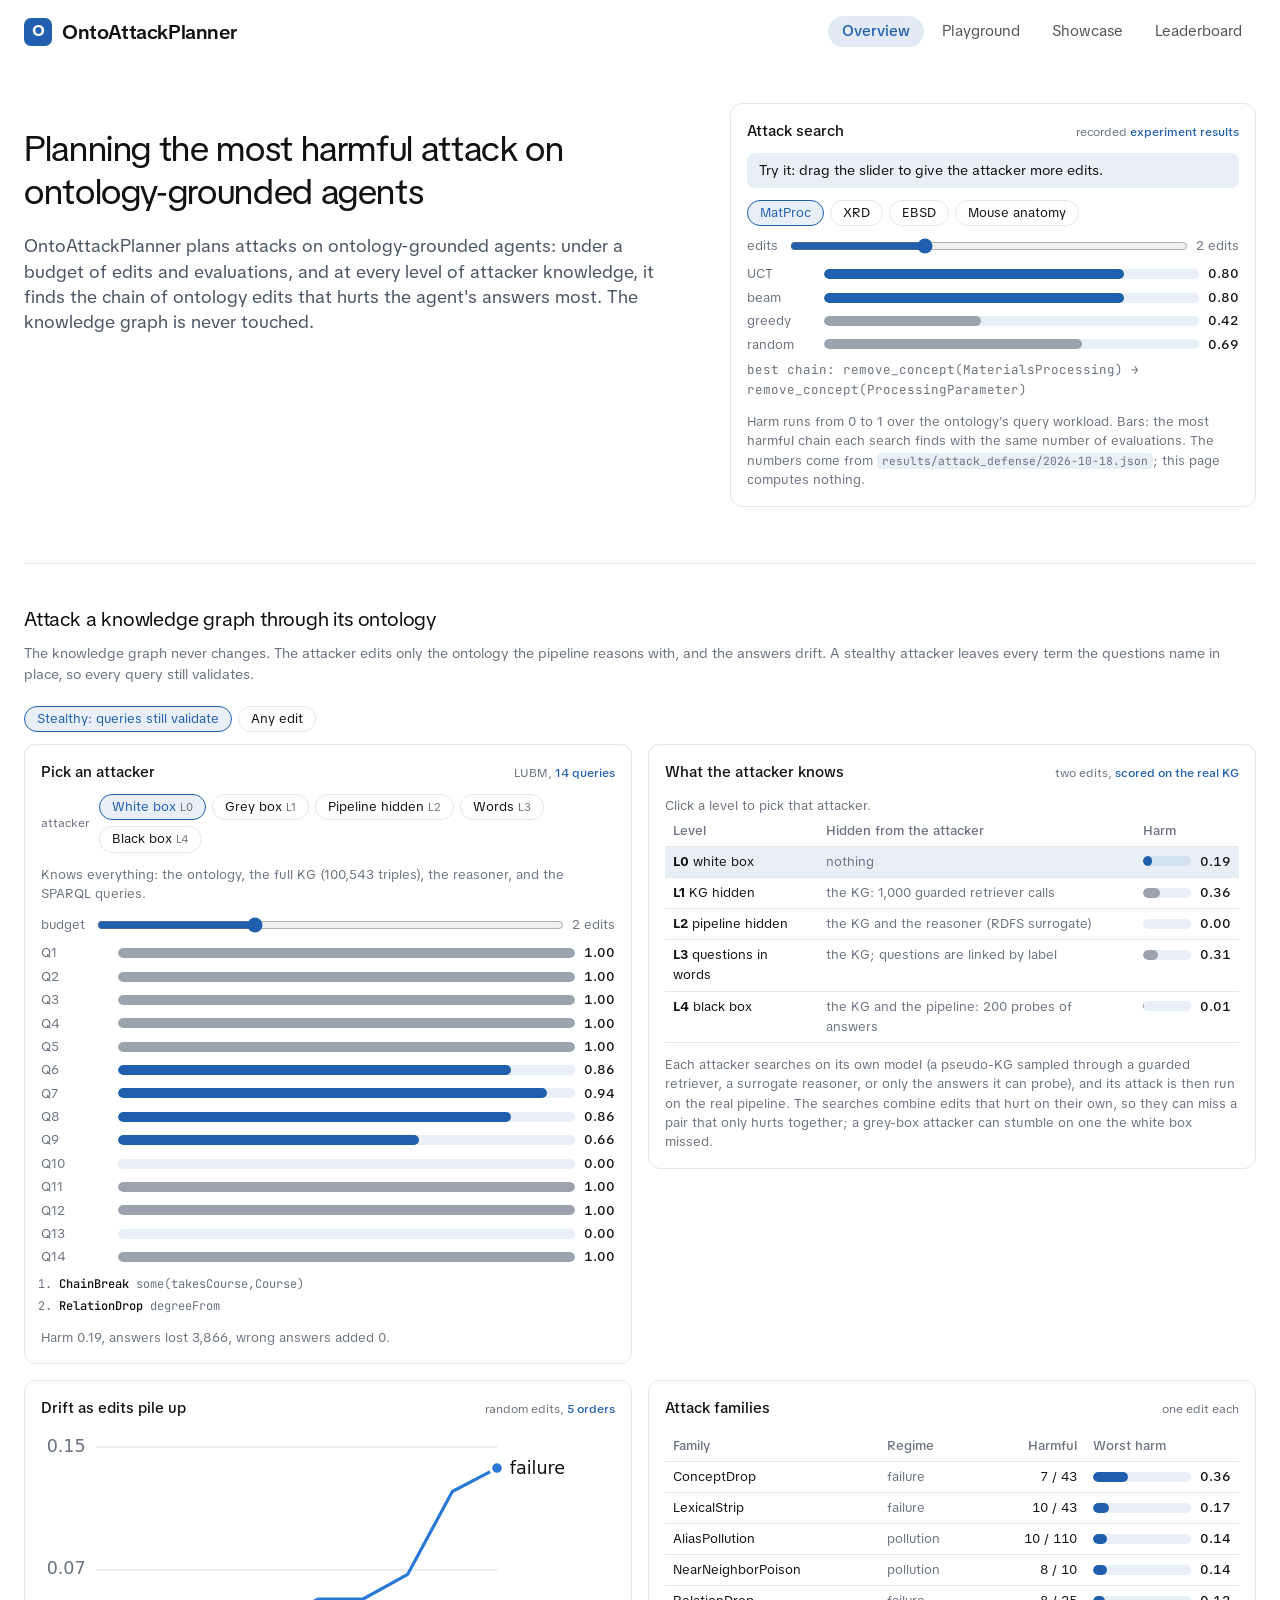
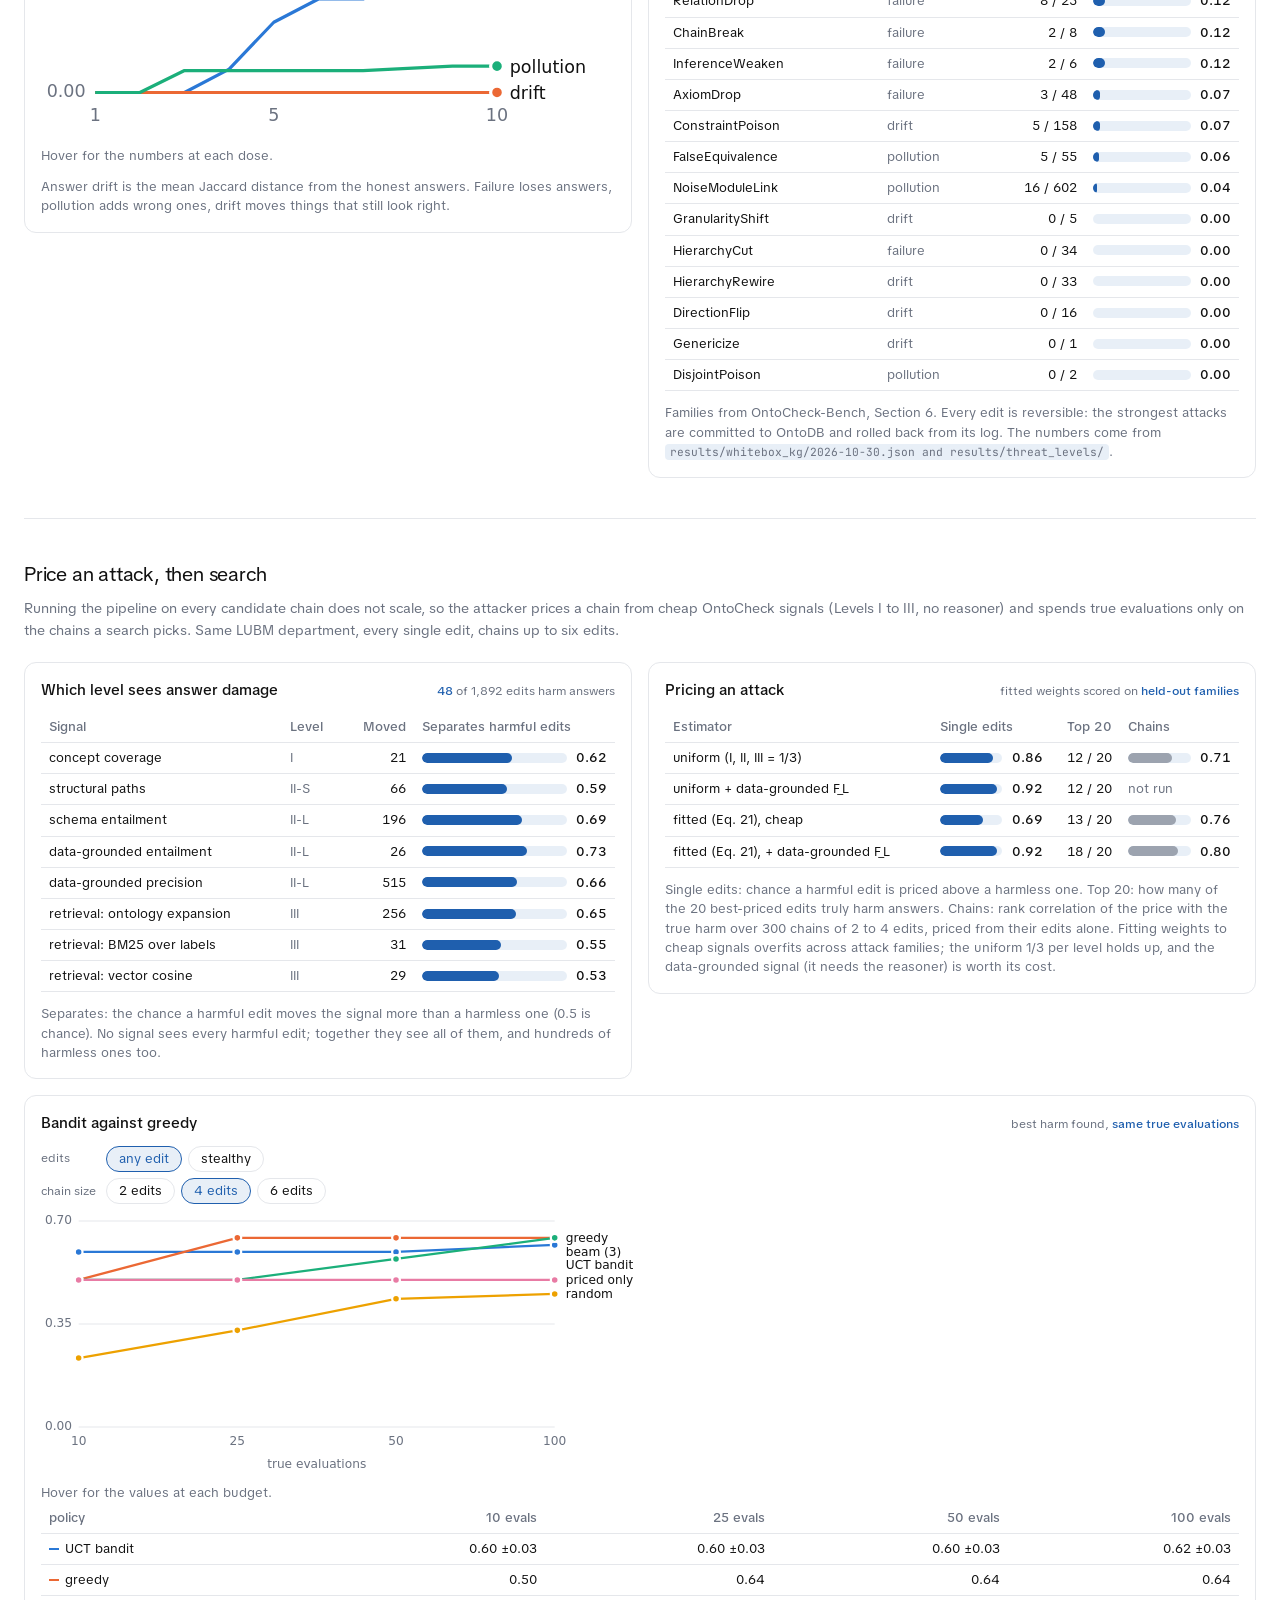
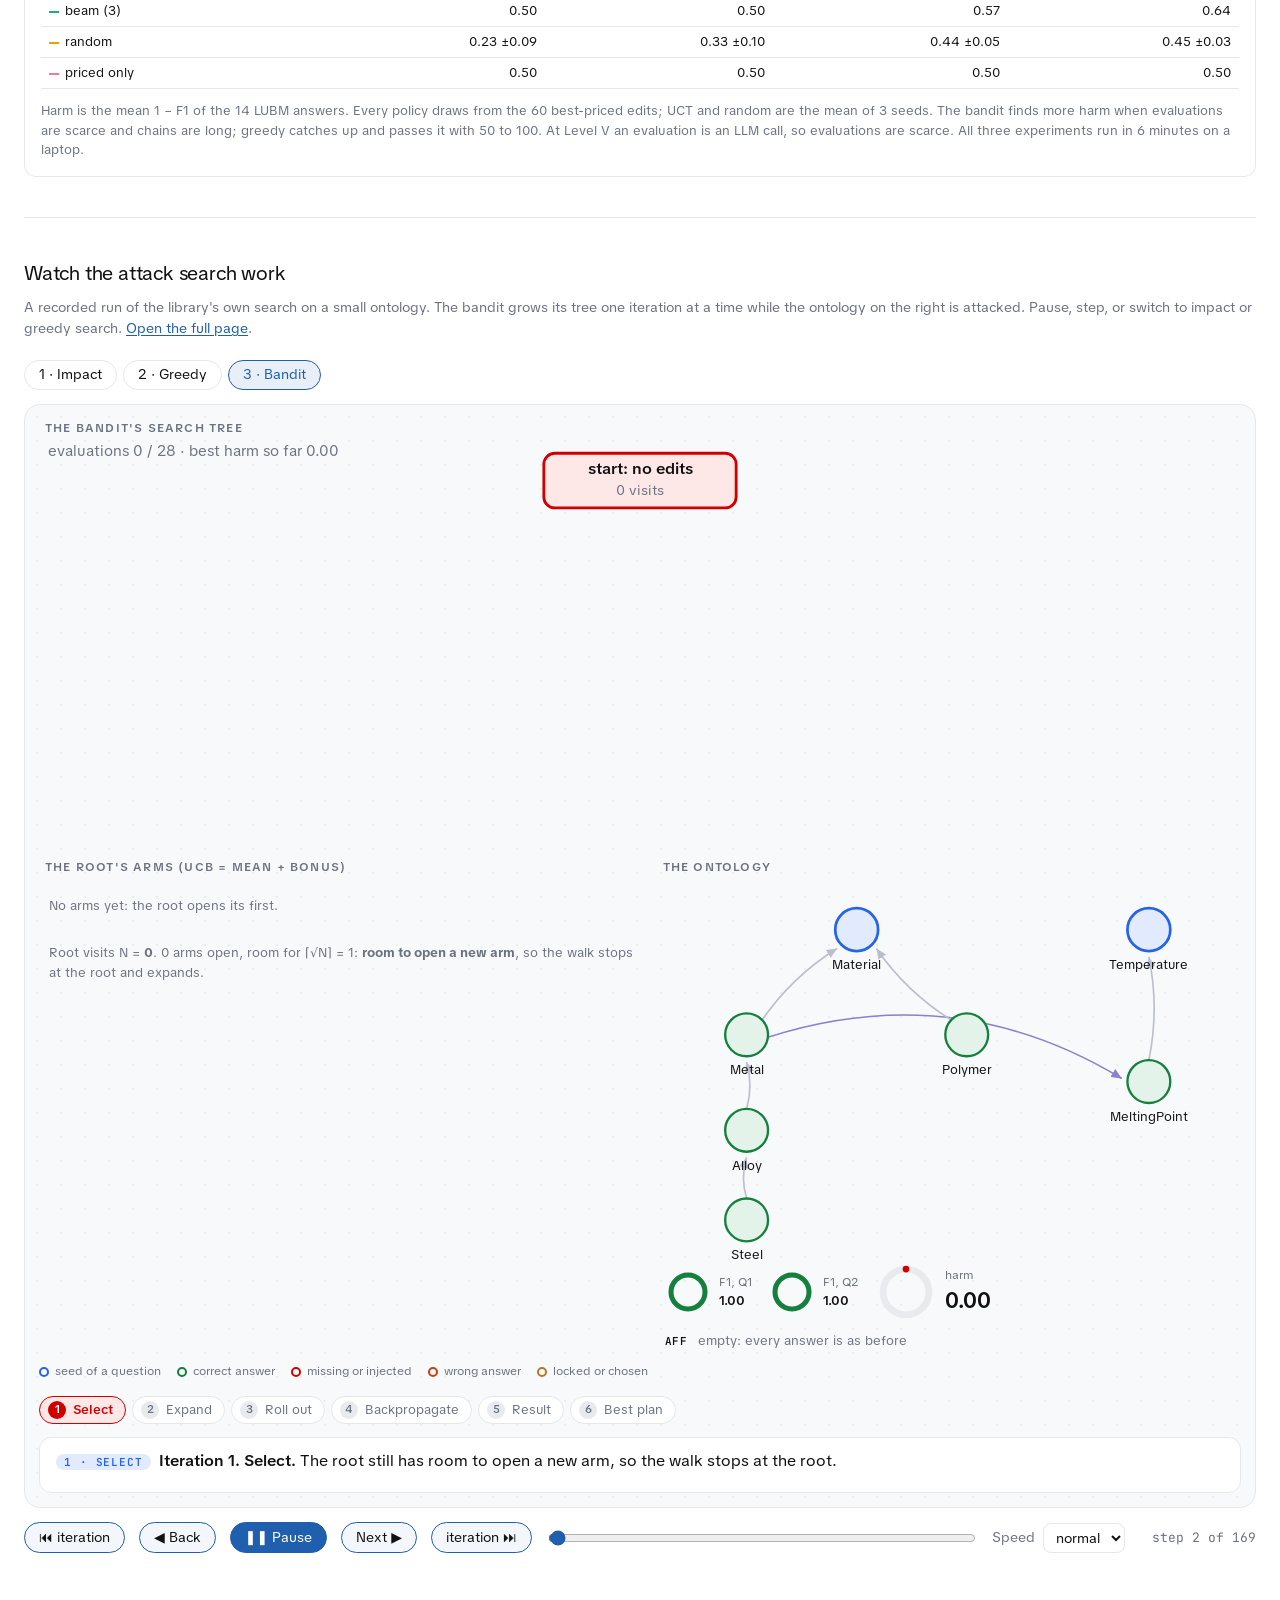
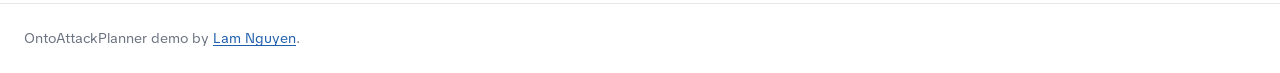
<file: index.html>
<!DOCTYPE html>
<html lang="en">
<head>
<meta charset="utf-8">
<meta name="viewport" content="width=device-width, initial-scale=1">
<link rel="preconnect" href="https://fonts.googleapis.com">
<link rel="preconnect" href="https://fonts.gstatic.com" crossorigin>
<link href="https://fonts.googleapis.com/css2?family=TikTok+Sans:wght@400;500;600;700&family=JetBrains+Mono:wght@400;500&display=swap" rel="stylesheet">
<link rel="icon" href="favicon.svg" type="image/svg+xml">
<link rel="stylesheet" href="style.css?v=41a40bd6">
<title>OntoAttackPlanner demo</title>
</head>
<body>
<a class="skip" href="#content">Skip to content</a>
<style>
.dsh { --dsh-acc: #1f5fae; box-sizing: border-box; max-width: 1280px; margin: 0 auto; padding: 16px 24px; display: flex; align-items: center;
  justify-content: space-between; gap: 12px 24px; flex-wrap: wrap; font-family: "TikTok Sans", system-ui, -apple-system, sans-serif; line-height: 1.4; }
.dsh a { text-decoration: none; color: inherit; }
.dsh-logo { display: flex; align-items: center; gap: 10px; font-size: 20px; font-weight: 600; letter-spacing: -0.02em; }
.dsh-mark { width: 28px; height: 28px; border-radius: 7px; background: #1f5fae; color: #fff; display: grid; place-items: center; font-size: 16px; font-weight: 700; }
.dsh-nav { display: flex; flex-wrap: wrap; gap: 4px; }
.dsh-nav a { padding: 5px 14px; border-radius: 999px; font-size: 15px; opacity: 0.72; }
.dsh-nav a:hover { opacity: 1; }
.dsh-nav a[aria-current] { opacity: 1; color: var(--dsh-acc); background: color-mix(in srgb, var(--dsh-acc) 13%, transparent); font-weight: 500; }
@media (max-width: 640px) { .dsh { padding: 12px 16px; } .dsh-nav a { padding: 4px 10px; font-size: 14px; } }
@media (prefers-color-scheme: dark) { .dsh { --dsh-acc: #6ea8ff; } }
</style>
<header class="dsh">
  <a class="dsh-logo" href="index.html"><span class="dsh-mark">O</span><span>OntoAttackPlanner</span></a>
  <nav class="dsh-nav" aria-label="Demos"><a href="index.html" aria-current="page">Overview</a><a href="playground.html">Playground</a><a href="showcase.html">Showcase</a><a href="leaderboard.html">Leaderboard</a></nav>
</header>
<main class="wrap" id="content" style="max-width:1280px">
<section class="hero">
  <div>
    <h1>Planning the most harmful attack on ontology-grounded agents</h1>
    <p class="lede">OntoAttackPlanner plans attacks on ontology-grounded agents: under a budget of edits and evaluations, and at every level of attacker knowledge, it finds the chain of ontology edits that hurts the agent&#x27;s answers most. The knowledge graph is never touched.</p>
  </div>
  <div class="demo-card" id="demo">
    <div class="head"><h3>Attack search</h3><span class="tag">recorded <b>experiment results</b></span></div>
    <p class="try">Try it: drag the slider to give the attacker more edits.</p>
    <div class="tabs" id="tabs" role="tablist"></div>
    <div class="slider"><span>edits</span><input id="budget" type="range" min="1" max="4" value="2" aria-label="Attacker edits"><span id="budget-out"></span></div>
    <div class="bars" id="attack"></div>
    <p class="chain" id="chain"></p>
    <p class="note">Harm runs from 0 to 1 over the ontology's query workload. Bars: the most harmful chain each search finds with the same number of evaluations. The numbers come from <code>results/attack_defense/2026-10-18.json</code>; this page computes nothing.</p>
  </div>
</section>
<section class="block" id="kg-attack">
  <h2>Attack a knowledge graph through its ontology</h2>
  <p class="sub">The knowledge graph never changes. The attacker edits only the ontology the pipeline reasons with, and the answers drift. A stealthy attacker leaves every term the questions name in place, so every query still validates.</p>
  <div class="tabs" id="kg-arms" role="tablist"></div>
  <div class="kg-grid">
    <div class="demo-card">
      <div class="head"><h3>Pick an attacker</h3><span class="tag">LUBM, <b>14 queries</b></span></div>
      <div class="kg-pick" id="kg-pick"></div>
      <p class="note" id="kg-knows"></p>
      <p class="note" id="kg-hint"></p>
      <div class="slider" id="kg-budget-row"><span>budget</span><input id="kg-budget" type="range" min="1" max="4" value="2" aria-label="Edits"><span id="kg-budget-out"></span></div>
      <div class="bars" id="kg-bars"></div>
      <ol class="kg-mutations" id="kg-mutations"></ol>
      <p class="note" id="kg-summary"></p>
    </div>
    <div class="demo-card">
      <div class="head"><h3>What the attacker knows</h3><span class="tag">two edits, <b>scored on the real KG</b></span></div>
      <p class="note">Click a level to pick that attacker.</p>
      <table class="kg-table"><thead><tr><th scope="col">Level</th><th scope="col">Hidden from the attacker</th><th scope="col">Harm</th></tr></thead><tbody id="kg-levels"></tbody></table>
      <p class="note">Each attacker searches on its own model (a pseudo-KG sampled through a guarded retriever, a surrogate reasoner, or only the answers it can probe), and its attack is then run on the real pipeline. The searches combine edits that hurt on their own, so they can miss a pair that only hurts together; a grey-box attacker can stumble on one the white box missed.</p>
    </div>
    <div class="demo-card">
      <div class="head"><h3>Drift as edits pile up</h3><span class="tag">random edits, <b>5 orders</b></span></div>
      <svg class="kg-drift" id="kg-drift" role="img" aria-label="Answer drift against number of random edits, for failure, drift, and pollution"></svg>
      <p class="note" id="kg-drift-tip"></p>
      <p class="note">Answer drift is the mean Jaccard distance from the honest answers. Failure loses answers, pollution adds wrong ones, drift moves things that still look right.</p>
    </div>
    <div class="demo-card">
      <div class="head"><h3>Attack families</h3><span class="tag">one edit each</span></div>
      <table class="kg-table"><thead><tr><th scope="col">Family</th><th scope="col">Regime</th><th scope="col" class="num">Harmful</th><th scope="col">Worst harm</th></tr></thead><tbody id="kg-families"></tbody></table>
      <p class="note">Families from OntoCheck-Bench, Section 6. Every edit is reversible: the strongest attacks are committed to OntoDB and rolled back from its log. The numbers come from <code>results/whitebox_kg/2026-10-30.json and results/threat_levels/</code>.</p>
    </div>
  </div>
</section>
<section class="block" id="es">
  <h2>Price an attack, then search</h2>
  <p class="sub">Running the pipeline on every candidate chain does not scale, so the attacker prices a chain from cheap OntoCheck signals (Levels I to III, no reasoner) and spends true evaluations only on the chains a search picks. Same LUBM department, every single edit, chains up to six edits.</p>
  <div class="kg-grid">
    <div class="demo-card">
      <div class="head"><h3>Which level sees answer damage</h3><span class="tag" id="es-levels-tag"></span></div>
      <table class="kg-table"><thead><tr><th scope="col">Signal</th><th scope="col">Level</th><th scope="col" class="num">Moved</th><th scope="col">Separates harmful edits</th></tr></thead><tbody id="es-levels"></tbody></table>
      <p class="note">Separates: the chance a harmful edit moves the signal more than a harmless one (0.5 is chance). No signal sees every harmful edit; together they see all of them, and hundreds of harmless ones too.</p>
    </div>
    <div class="demo-card">
      <div class="head"><h3>Pricing an attack</h3><span class="tag">fitted weights scored on <b>held-out families</b></span></div>
      <table class="kg-table"><thead><tr><th scope="col">Estimator</th><th scope="col">Single edits</th><th scope="col" class="num">Top 20</th><th scope="col">Chains</th></tr></thead><tbody id="es-est"></tbody></table>
      <p class="note" id="es-est-note"></p>
    </div>
  </div>
  <div class="demo-card es-wide">
    <div class="head"><h3>Bandit against greedy</h3><span class="tag">best harm found, <b>same true evaluations</b></span></div>
    <div class="kg-pick">
      <span>edits</span><div class="tabs" id="es-arm" role="tablist"></div>
      <span>chain size</span><div class="tabs" id="es-k" role="tablist"></div>
    </div>
    <svg class="kg-drift es-chart" id="es-chart" role="img" aria-label="Best harm found against true evaluations, per search policy"></svg>
    <p class="note" id="es-tip"></p>
    <table class="kg-table es-values"><thead id="es-values-head"></thead><tbody id="es-values"></tbody></table>
    <p class="note" id="es-note"></p>
  </div>
</section>
<section class="block" id="watch">
  <h2>Watch the attack search work</h2>
  <p class="sub">A recorded run of the library's own search on a small ontology. The bandit grows its tree one iteration at a time while the ontology on the right is attacked. Pause, step, or switch to impact or greedy search. <a href="showcase.html">Open the full page</a>.</p>
  <div role="group" id="walk" data-act="2" data-autoplay="true" aria-label="Step-by-step replay">Loading the recorded run…</div>
</section>
<script src="demo.js?v=c7f12683"></script>
<script src="kgattack.js?v=7ac27606"></script>
<script>/* Load the replay fresh: a cached page must never run an old one. */ fetch("walkthrough.js", { cache: "no-cache" }).then((r) => r.text()).then((t) => { const s = document.createElement("script"); s.textContent = t; document.body.append(s); });</script>
</main>
<footer class="site">OntoAttackPlanner demo by <a href="https://lamng3.com/">Lam Nguyen</a>.</footer>
</body>
</html>
</file>
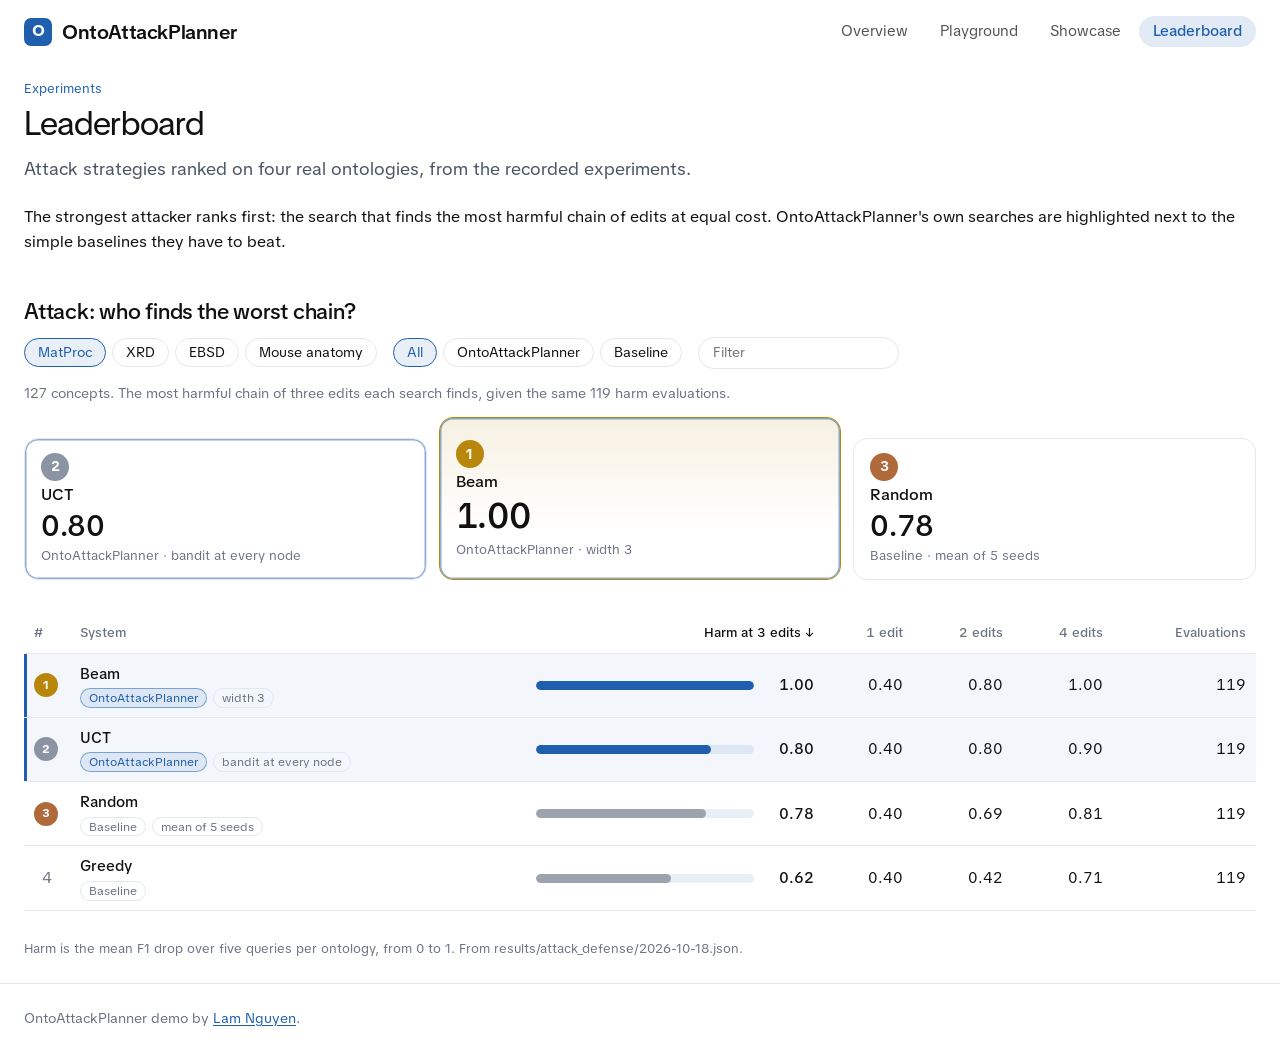
<file: leaderboard.html>
<!DOCTYPE html>
<html lang="en">
<head>
<meta charset="utf-8">
<meta name="viewport" content="width=device-width, initial-scale=1">
<title>Leaderboard — OntoAttackPlanner demo</title>
<link rel="preconnect" href="https://fonts.googleapis.com">
<link rel="preconnect" href="https://fonts.gstatic.com" crossorigin>
<link href="https://fonts.googleapis.com/css2?family=TikTok+Sans:wght@400;500;600;700&family=JetBrains+Mono:wght@400;500&display=swap" rel="stylesheet">
<link rel="icon" href="favicon.svg" type="image/svg+xml">
<link rel="stylesheet" href="style.css?v=41a40bd6">
</head>
<body>
<a class="skip" href="#content">Skip to content</a>
<style>
.dsh { --dsh-acc: #1f5fae; box-sizing: border-box; max-width: 1280px; margin: 0 auto; padding: 16px 24px; display: flex; align-items: center;
  justify-content: space-between; gap: 12px 24px; flex-wrap: wrap; font-family: "TikTok Sans", system-ui, -apple-system, sans-serif; line-height: 1.4; }
.dsh a { text-decoration: none; color: inherit; }
.dsh-logo { display: flex; align-items: center; gap: 10px; font-size: 20px; font-weight: 600; letter-spacing: -0.02em; }
.dsh-mark { width: 28px; height: 28px; border-radius: 7px; background: #1f5fae; color: #fff; display: grid; place-items: center; font-size: 16px; font-weight: 700; }
.dsh-nav { display: flex; flex-wrap: wrap; gap: 4px; }
.dsh-nav a { padding: 5px 14px; border-radius: 999px; font-size: 15px; opacity: 0.72; }
.dsh-nav a:hover { opacity: 1; }
.dsh-nav a[aria-current] { opacity: 1; color: var(--dsh-acc); background: color-mix(in srgb, var(--dsh-acc) 13%, transparent); font-weight: 500; }
@media (max-width: 640px) { .dsh { padding: 12px 16px; } .dsh-nav a { padding: 4px 10px; font-size: 14px; } }
@media (prefers-color-scheme: dark) { .dsh { --dsh-acc: #6ea8ff; } }
</style>
<header class="dsh">
  <a class="dsh-logo" href="index.html"><span class="dsh-mark">O</span><span>OntoAttackPlanner</span></a>
  <nav class="dsh-nav" aria-label="Demos"><a href="index.html">Overview</a><a href="playground.html">Playground</a><a href="showcase.html">Showcase</a><a href="leaderboard.html" aria-current="page">Leaderboard</a></nav>
</header>
<main class="wrap demo-page" id="content">
<p class="kicker">Experiments</p>
<h1>Leaderboard</h1>
<p class="lede">Attack strategies ranked on four real ontologies, from the recorded experiments.</p>

<p>The strongest attacker ranks first: the search that finds the most harmful chain of edits at equal cost. OntoAttackPlanner's own searches are highlighted next to the simple baselines they have to beat.</p>
<h2 id="attack">Attack: who finds the worst chain?</h2>
<div data-arena data-src="leaderboard-attack.json"></div>
<script src="arena.js?v=69095f49"></script>

</main>
<footer class="site">OntoAttackPlanner demo by <a href="https://lamng3.com/">Lam Nguyen</a>.</footer>
</body>
</html>
</file>
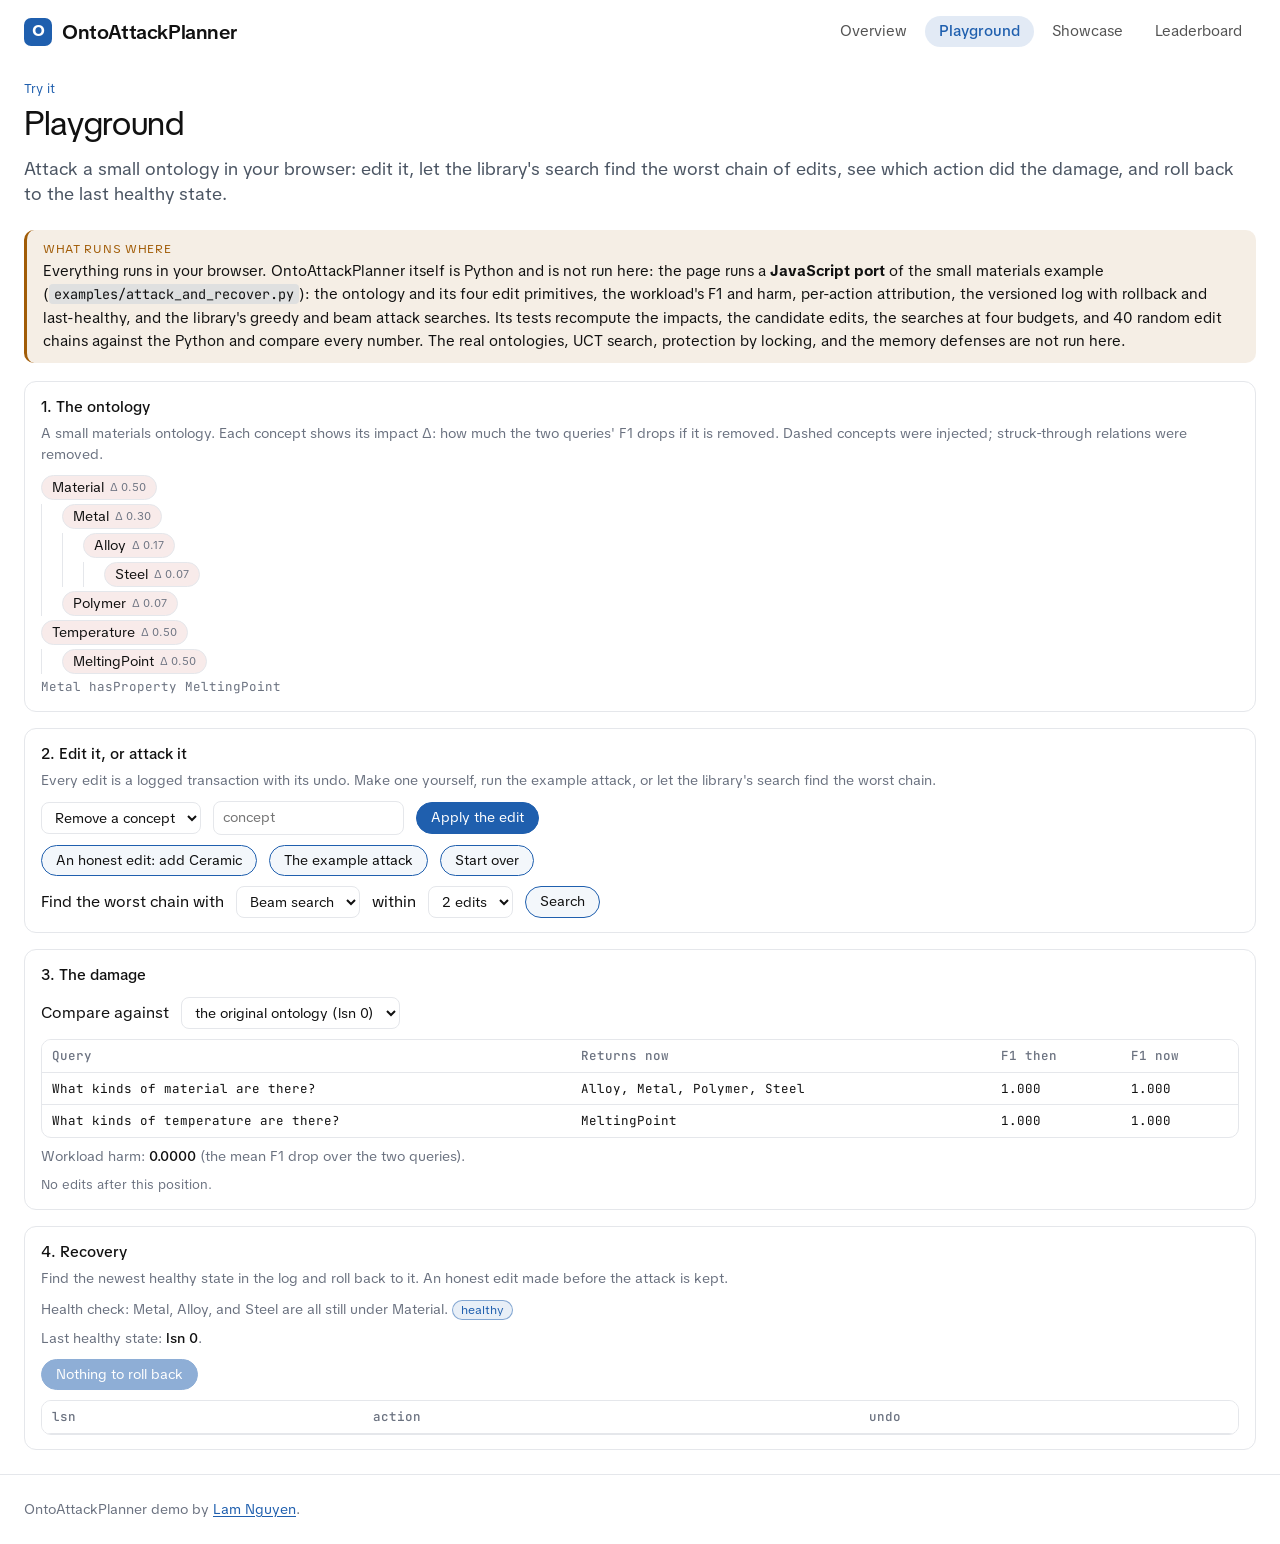
<file: playground.html>
<!DOCTYPE html>
<html lang="en">
<head>
<meta charset="utf-8">
<meta name="viewport" content="width=device-width, initial-scale=1">
<title>Playground — OntoAttackPlanner demo</title>
<link rel="preconnect" href="https://fonts.googleapis.com">
<link rel="preconnect" href="https://fonts.gstatic.com" crossorigin>
<link href="https://fonts.googleapis.com/css2?family=TikTok+Sans:wght@400;500;600;700&family=JetBrains+Mono:wght@400;500&display=swap" rel="stylesheet">
<link rel="icon" href="favicon.svg" type="image/svg+xml">
<link rel="stylesheet" href="style.css?v=41a40bd6">
</head>
<body>
<a class="skip" href="#content">Skip to content</a>
<style>
.dsh { --dsh-acc: #1f5fae; box-sizing: border-box; max-width: 1280px; margin: 0 auto; padding: 16px 24px; display: flex; align-items: center;
  justify-content: space-between; gap: 12px 24px; flex-wrap: wrap; font-family: "TikTok Sans", system-ui, -apple-system, sans-serif; line-height: 1.4; }
.dsh a { text-decoration: none; color: inherit; }
.dsh-logo { display: flex; align-items: center; gap: 10px; font-size: 20px; font-weight: 600; letter-spacing: -0.02em; }
.dsh-mark { width: 28px; height: 28px; border-radius: 7px; background: #1f5fae; color: #fff; display: grid; place-items: center; font-size: 16px; font-weight: 700; }
.dsh-nav { display: flex; flex-wrap: wrap; gap: 4px; }
.dsh-nav a { padding: 5px 14px; border-radius: 999px; font-size: 15px; opacity: 0.72; }
.dsh-nav a:hover { opacity: 1; }
.dsh-nav a[aria-current] { opacity: 1; color: var(--dsh-acc); background: color-mix(in srgb, var(--dsh-acc) 13%, transparent); font-weight: 500; }
@media (max-width: 640px) { .dsh { padding: 12px 16px; } .dsh-nav a { padding: 4px 10px; font-size: 14px; } }
@media (prefers-color-scheme: dark) { .dsh { --dsh-acc: #6ea8ff; } }
</style>
<header class="dsh">
  <a class="dsh-logo" href="index.html"><span class="dsh-mark">O</span><span>OntoAttackPlanner</span></a>
  <nav class="dsh-nav" aria-label="Demos"><a href="index.html">Overview</a><a href="playground.html" aria-current="page">Playground</a><a href="showcase.html">Showcase</a><a href="leaderboard.html">Leaderboard</a></nav>
</header>
<main class="wrap demo-page" id="content">
<p class="kicker">Try it</p>
<h1>Playground</h1>
<p class="lede">Attack a small ontology in your browser: edit it, let the library's search find the worst chain of edits, see which action did the damage, and roll back to the last healthy state.</p>

<div class="callout warning" role="note"><span class="label">What runs where</span><p>Everything runs in your browser. OntoAttackPlanner itself is Python and is not run here: the page runs a <strong>JavaScript port</strong> of the small materials example (<code>examples/attack_and_recover.py</code>): the ontology and its four edit primitives, the workload's F1 and harm, per-action attribution, the versioned log with rollback and last-healthy, and the library's greedy and beam attack searches. Its tests recompute the impacts, the candidate edits, the searches at four budgets, and 40 random edit chains against the Python and compare every number. The real ontologies, UCT search, protection by locking, and the memory defenses are not run here.</p></div>
<div role="group" id="eplay" aria-label="Attack playground">Loading the playground…</div>
<script src="pg.js?v=df1ec525"></script>
<script src="playground.js?v=5a7002d1"></script>

</main>
<footer class="site">OntoAttackPlanner demo by <a href="https://lamng3.com/">Lam Nguyen</a>.</footer>
</body>
</html>
</file>
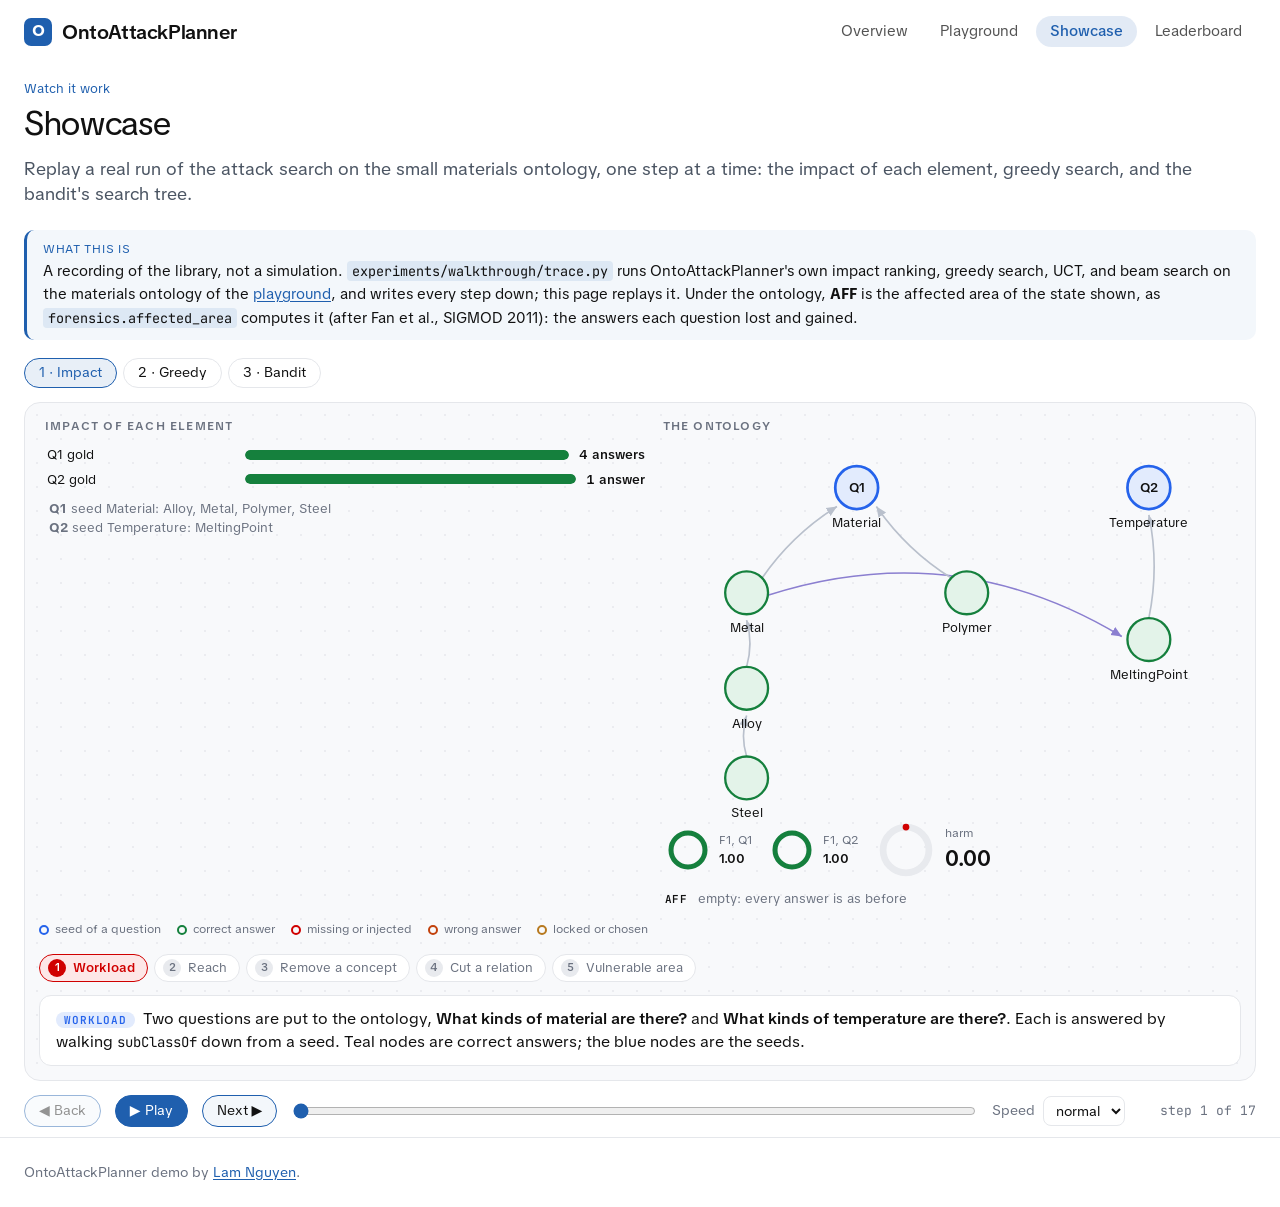
<file: showcase.html>
<!DOCTYPE html>
<html lang="en">
<head>
<meta charset="utf-8">
<meta name="viewport" content="width=device-width, initial-scale=1">
<title>Showcase — OntoAttackPlanner demo</title>
<link rel="preconnect" href="https://fonts.googleapis.com">
<link rel="preconnect" href="https://fonts.gstatic.com" crossorigin>
<link href="https://fonts.googleapis.com/css2?family=TikTok+Sans:wght@400;500;600;700&family=JetBrains+Mono:wght@400;500&display=swap" rel="stylesheet">
<link rel="icon" href="favicon.svg" type="image/svg+xml">
<link rel="stylesheet" href="style.css?v=41a40bd6">
</head>
<body>
<a class="skip" href="#content">Skip to content</a>
<style>
.dsh { --dsh-acc: #1f5fae; box-sizing: border-box; max-width: 1280px; margin: 0 auto; padding: 16px 24px; display: flex; align-items: center;
  justify-content: space-between; gap: 12px 24px; flex-wrap: wrap; font-family: "TikTok Sans", system-ui, -apple-system, sans-serif; line-height: 1.4; }
.dsh a { text-decoration: none; color: inherit; }
.dsh-logo { display: flex; align-items: center; gap: 10px; font-size: 20px; font-weight: 600; letter-spacing: -0.02em; }
.dsh-mark { width: 28px; height: 28px; border-radius: 7px; background: #1f5fae; color: #fff; display: grid; place-items: center; font-size: 16px; font-weight: 700; }
.dsh-nav { display: flex; flex-wrap: wrap; gap: 4px; }
.dsh-nav a { padding: 5px 14px; border-radius: 999px; font-size: 15px; opacity: 0.72; }
.dsh-nav a:hover { opacity: 1; }
.dsh-nav a[aria-current] { opacity: 1; color: var(--dsh-acc); background: color-mix(in srgb, var(--dsh-acc) 13%, transparent); font-weight: 500; }
@media (max-width: 640px) { .dsh { padding: 12px 16px; } .dsh-nav a { padding: 4px 10px; font-size: 14px; } }
@media (prefers-color-scheme: dark) { .dsh { --dsh-acc: #6ea8ff; } }
</style>
<header class="dsh">
  <a class="dsh-logo" href="index.html"><span class="dsh-mark">O</span><span>OntoAttackPlanner</span></a>
  <nav class="dsh-nav" aria-label="Demos"><a href="index.html">Overview</a><a href="playground.html">Playground</a><a href="showcase.html" aria-current="page">Showcase</a><a href="leaderboard.html">Leaderboard</a></nav>
</header>
<main class="wrap demo-page" id="content">
<p class="kicker">Watch it work</p>
<h1>Showcase</h1>
<p class="lede">Replay a real run of the attack search on the small materials ontology, one step at a time: the impact of each element, greedy search, and the bandit's search tree.</p>

<div class="callout" role="note"><span class="label">What this is</span><p>A recording of the library, not a simulation. <code>experiments/walkthrough/trace.py</code> runs OntoAttackPlanner's own impact ranking, greedy search, UCT, and beam search on the materials ontology of the <a href="playground.html">playground</a>, and writes every step down; this page replays it. Under the ontology, <strong>AFF</strong> is the affected area of the state shown, as <code>forensics.affected_area</code> computes it (after Fan et al., SIGMOD 2011): the answers each question lost and gained.</p></div>
<div role="group" id="walk" aria-label="Step-by-step replay">Loading the recorded run…</div>
<script>/* Load the replay fresh: a cached page must never run an old one. */ fetch("walkthrough.js", { cache: "no-cache" }).then((r) => r.text()).then((t) => { const s = document.createElement("script"); s.textContent = t; document.body.append(s); });</script>

</main>
<footer class="site">OntoAttackPlanner demo by <a href="https://lamng3.com/">Lam Nguyen</a>.</footer>
</body>
</html>
</file>
<file: style.css>
:root {
  --primary: #1f5fae;
  --primary-5: rgba(31, 95, 174, 0.05);
  --primary-10: rgba(31, 95, 174, 0.1);
  --primary-15: rgba(31, 95, 174, 0.15);
  --primary-50: rgba(31, 95, 174, 0.5);
  --bg: #ffffff;
  --fg: #111111;
  --muted: #4b5563;
  --subtle: #6b7280;
  --faint: #9ca3af;
  --border: #e5e7eb;
  --warn: #a15c07;
  --warn-bg: rgba(161, 92, 7, 0.1);
  --bad: #b42318;
  --bad-bg: rgba(180, 35, 24, 0.09);
  --font: "TikTok Sans", ui-sans-serif, system-ui, -apple-system, "Segoe UI", sans-serif;
  --mono: "JetBrains Mono", ui-monospace, SFMono-Regular, Menlo, monospace;
}

@media (prefers-color-scheme: dark) {
  :root:not([data-theme="light"]) {
    --primary: #6ea8ff;
    --primary-5: rgba(110, 168, 255, 0.06);
    --primary-10: rgba(110, 168, 255, 0.1);
    --primary-15: rgba(110, 168, 255, 0.16);
    --primary-50: rgba(110, 168, 255, 0.5);
    --bg: #111214;
    --fg: #ececec;
    --muted: #b4b8bf;
    --subtle: #9096a0;
    --faint: #6b7280;
    --border: #2a2d33;
    --warn: #f0b252;
    --warn-bg: rgba(240, 178, 82, 0.12);
    --bad: #ff8a80;
    --bad-bg: rgba(255, 138, 128, 0.12);
  }
}

* { box-sizing: border-box; }
html { -webkit-text-size-adjust: 100%; scroll-behavior: smooth; }
body { margin: 0; background: var(--bg); color: var(--fg); font-family: var(--font); font-size: 16px; line-height: 1.55; }
::selection { background: var(--primary-15); }
a { color: var(--primary); text-underline-offset: 0.15em; }
button { font: inherit; color: inherit; }
button:not(:disabled) { cursor: pointer; }
.wrap { max-width: 1280px; margin: 0 auto; padding: 0 24px; }
.skip { position: absolute; left: -999px; top: 0; }
.skip:focus { left: 8px; top: 8px; background: var(--bg); padding: 8px; z-index: 5; }

/* Header */
header.site { display: flex; align-items: center; justify-content: space-between; gap: 24px; padding: 16px 24px; max-width: 1280px; margin: 0 auto; }
.logo { display: flex; align-items: center; gap: 10px; text-decoration: none; color: var(--fg); font-size: 22px; font-weight: 600; letter-spacing: -0.02em; }
.logo-mark { width: 30px; height: 30px; border-radius: 8px; background: var(--primary); color: var(--bg); display: grid; place-items: center; font-size: 18px; font-weight: 700; }
.logo b { color: var(--primary); font-weight: 600; }
nav.site { display: flex; align-items: center; gap: 24px; }
nav.site a { text-decoration: none; color: var(--fg); }
nav.site a:hover { color: var(--primary); }
nav.site a.pill { background: var(--primary-15); padding: 4px 16px; border-radius: 999px; }
nav.site a.pill:hover { background: var(--primary-50); color: var(--fg); }

/* Hero */
.hero { padding: 40px 0 56px; display: grid; grid-template-columns: 5fr 4fr; gap: 48px; align-items: start; }
.hero h1 { font-size: 36px; line-height: 1.2; font-weight: 400; margin: 24px 0 20px; max-width: 42rem; letter-spacing: -0.01em; }
.hero .lede { font-size: 18px; line-height: 1.4; color: var(--muted); margin: 0 0 28px; max-width: 42rem; }
.install { background: var(--primary-5); border: 1px solid var(--primary); border-radius: 10px; padding: 10px 14px; font-family: var(--mono); font-size: 13.5px; white-space: pre; overflow-x: auto; margin: 0 0 16px; }
.install .prompt { color: var(--primary-50); user-select: none; }
.actions { display: flex; gap: 8px; flex-wrap: wrap; }
.btn { border: 1px solid var(--primary); background: var(--primary-5); color: var(--fg); border-radius: 999px; padding: 4px 14px; font-size: 14px; text-decoration: none; }
.btn:hover:not(:disabled) { background: var(--primary-15); }
.btn:disabled { opacity: 0.45; }
.btn.solid { background: var(--primary); color: var(--bg); }

/* Live demo card */
.demo-card { border: 1px solid var(--border); border-radius: 12px; padding: 16px; }
.demo-card .head { display: flex; justify-content: space-between; align-items: baseline; margin-bottom: 10px; gap: 8px; }
.demo-card h3 { margin: 0; font-size: 15px; font-weight: 500; }
.tag { font-size: 12px; color: var(--subtle); white-space: nowrap; }
.tag b { color: var(--primary); font-weight: 500; }
.mems { display: grid; gap: 6px; margin: 4px 0 12px; }
.mem { border: 1px solid var(--border); border-radius: 8px; padding: 6px 10px; font-size: 13.5px; background: transparent; text-align: left; width: 100%; display: grid; grid-template-columns: 1fr auto; gap: 2px 10px; }
.mem:hover:not(:disabled) { border-color: var(--primary-50); }
.mem[aria-pressed="true"] { border-color: var(--primary); background: var(--primary-5); }
.mem .key { font-family: var(--mono); font-size: 12px; color: var(--subtle); }
.mem .txt { grid-column: 1; }
.mem.hidden { display: none; }
.chip { font-size: 11.5px; padding: 1px 8px; border-radius: 999px; align-self: start; grid-row: 1 / span 2; grid-column: 2; }
.chip.live { background: var(--primary-10); color: var(--primary); }
.chip.stale { background: var(--warn-bg); color: var(--warn); }
.chip.retracted { background: var(--bad-bg); color: var(--bad); }
.slider { display: grid; grid-template-columns: auto 1fr auto; gap: 10px; align-items: center; font-size: 13px; color: var(--subtle); }
.slider input { width: 100%; accent-color: var(--primary); }
.logline { font-family: var(--mono); font-size: 12px; color: var(--subtle); min-height: 2.9em; margin: 10px 0 0; }
.logline b { color: var(--fg); font-weight: 500; }
.note { font-size: 12.5px; color: var(--subtle); margin: 12px 0 0; }

/* Sections */
section.block { padding: 40px 0; border-top: 1px solid var(--border); }
section.block h2 { font-size: 20px; font-weight: 400; margin: 0 0 8px; }
section.block .sub { margin: 0 0 20px; font-size: 14px; color: var(--subtle); }
.cards { display: grid; grid-template-columns: repeat(auto-fill, minmax(260px, 1fr)); gap: 12px; }
a.card, div.card { border: 1px solid var(--border); border-radius: 12px; padding: 14px 16px; text-decoration: none; color: var(--fg); display: block; }
a.card:hover { border-color: var(--primary-50); background: var(--primary-5); }
a.card strong, div.card strong { display: block; font-weight: 500; margin-bottom: 2px; }
a.card span, div.card span { font-size: 14px; color: var(--muted); }

/* Manual */
.layout { max-width: 1280px; margin: 0 auto; padding: 0 24px; display: grid; grid-template-columns: 240px minmax(0, 1fr); gap: 48px; }
.nav { position: sticky; top: 0; align-self: start; max-height: 100vh; overflow-y: auto; padding: 8px 0 32px; font-size: 14px; }
.nav a { display: block; padding: 3px 10px; border-radius: 6px; text-decoration: none; color: var(--muted); }
.nav a:hover { color: var(--fg); background: var(--primary-5); }
.nav a[aria-current="page"] { color: var(--primary); background: var(--primary-10); font-weight: 500; }
.nav-part { margin: 18px 10px 4px; font-size: 11.5px; letter-spacing: 0.06em; text-transform: uppercase; color: var(--faint); }
.brand-desk { display: none; }
.search { width: 100%; padding: 6px 12px; border: 1px solid var(--border); border-radius: 999px; background: transparent; color: var(--fg); font: inherit; font-size: 14px; }
.search:focus { outline: 0; border-color: var(--primary); }
#results { list-style: none; padding: 0 0 0 10px; margin: 8px 0; }
#results li { margin: 4px 0; }
main { padding: 8px 0 64px; min-width: 0; max-width: 780px; }
.kicker { margin: 16px 0 0; font-size: 13px; color: var(--primary); }
h1 { font-size: 34px; font-weight: 400; line-height: 1.2; letter-spacing: -0.01em; margin: 4px 0 12px; }
.lede { font-size: 18px; line-height: 1.4; color: var(--muted); margin: 0 0 24px; }
h2 { font-size: 22px; font-weight: 500; margin: 40px 0 8px; letter-spacing: -0.01em; }
h3 { font-size: 17px; font-weight: 500; margin: 28px 0 6px; }
p, li { overflow-wrap: anywhere; }
li { margin: 3px 0; }
.toc { border: 1px solid var(--border); border-radius: 10px; padding: 10px 16px; margin: 0 0 24px; font-size: 14px; }
.toc strong { font-weight: 500; }
.toc ol { margin: 4px 0 0; padding-left: 1.2rem; }
.toc a { text-decoration: none; }
.callout { border-radius: 10px; padding: 10px 16px; margin: 18px 0; font-size: 15px; background: var(--primary-5); border-left: 3px solid var(--primary); }
.callout p:first-of-type { margin-top: 0; }
.callout p:last-child { margin-bottom: 0; }
.callout .label { display: block; font-size: 11.5px; letter-spacing: 0.06em; text-transform: uppercase; color: var(--primary); margin-bottom: 2px; }
.callout.next, .callout.warning { background: var(--warn-bg); border-color: var(--warn); }
.callout.next .label, .callout.warning .label { color: var(--warn); }
pre { background: var(--primary-5); border: 1px solid var(--border); border-radius: 10px; padding: 12px 14px; overflow-x: auto; font-family: var(--mono); font-size: 13.5px; line-height: 1.5; }
code { font-family: var(--mono); font-size: 0.9em; }
p code, li code, td code { background: var(--primary-10); border-radius: 4px; padding: 1px 5px; }
table { border-collapse: collapse; width: 100%; margin: 16px 0; font-size: 14.5px; display: block; overflow-x: auto; }
th, td { text-align: left; padding: 7px 12px; border-bottom: 1px solid var(--border); vertical-align: top; }
th { font-weight: 500; color: var(--subtle); }
footer.site { max-width: 1280px; margin: 0 auto; padding: 24px; border-top: 1px solid var(--border); font-size: 13.5px; color: var(--subtle); }
.nav-toggle, .nav-button { display: none; }

@media (max-width: 900px) {
  .hero { grid-template-columns: 1fr; gap: 28px; }
  .hero h1 { font-size: 30px; margin-top: 8px; }
  .layout { grid-template-columns: 1fr; gap: 0; }
  .nav { position: static; max-height: none; display: none; border-bottom: 1px solid var(--border); margin-bottom: 12px; }
  .nav-toggle:checked ~ .layout .nav { display: block; }
  .nav-button { display: inline-block; border: 1px solid var(--border); border-radius: 999px; padding: 2px 14px; font-size: 14px; }
  .brand-desk { display: block; font-weight: 500; padding: 4px 10px; }
  nav.site a:not(.pill) { display: none; }
  .wrap, .layout { padding: 0 16px; }
  header.site { padding: 12px 16px; }
}
.eyebrow { font-size: 12px; letter-spacing: 0.08em; text-transform: uppercase; color: var(--subtle); margin: 24px 0 4px; }
.prose-home { max-width: 780px; }
.prose-home h2 { margin-top: 28px; }

/* Attack and defense demo */
.tabs { display: flex; flex-wrap: wrap; gap: 6px; margin-bottom: 10px; }
.tab { border: 1px solid var(--border); background: transparent; border-radius: 999px; padding: 2px 12px; font-size: 13px; }
.tab[aria-selected="true"] { border-color: var(--primary); background: var(--primary-10); color: var(--primary); }
.bars { display: grid; gap: 4px; margin: 8px 0 6px; }
.bar { display: grid; grid-template-columns: 5.5em 1fr 2.6em; gap: 8px; align-items: center; font-size: 12.5px; color: var(--subtle); }
.bar i { display: block; height: 10px; border-radius: 5px; background: var(--primary-10); position: relative; overflow: hidden; }
.bar i::after { content: ""; position: absolute; inset: 0 auto 0 0; width: var(--w); background: var(--primary); border-radius: 5px; transition: width 0.2s; }
.bar.alt i::after { background: var(--faint); }
.bar b { font-weight: 500; color: var(--fg); text-align: right; font-variant-numeric: tabular-nums; }
.chain { font-family: var(--mono); font-size: 11.5px; color: var(--subtle); margin: 4px 0 12px; min-height: 2.6em; }

/* Phones: let grid children shrink so wide code scrolls inside its box instead of widening the page */
.hero > *, .layout > *, .demo-card, .cards > * { min-width: 0; }
.install, pre { max-width: 100%; }
.demo-card pre, .demo-card .bars { overflow-x: auto; }
@media (max-width: 900px) {
  body { overflow-x: hidden; }
  .bar { grid-template-columns: 5em 1fr 2.4em 3.2em; }
}
@media (max-width: 900px) {
  header.site { gap: 8px; }
  nav.site { gap: 8px; }
  .logo { font-size: 19px; gap: 8px; }
  nav.site a.pill { padding: 3px 10px; white-space: nowrap; font-size: 14px; }
}
body:not(:has(.layout)) .nav-button { display: none; }
/* Previous and next */
.pager { display: flex; justify-content: space-between; gap: 16px; margin: 40px 0 0; padding-top: 18px; border-top: 1px solid var(--border); }
.pager a { display: block; border: 1px solid var(--border); border-radius: 12px; padding: 10px 16px; text-decoration: none; color: var(--fg); min-width: 0; max-width: 48%; }
.pager a:hover { border-color: var(--primary-50); background: var(--primary-5); }
.pager a span { display: block; font-size: 12px; color: var(--subtle); }
.pager .next { margin-left: auto; text-align: right; }

.try { margin: 0 0 12px; padding: 7px 12px; border-radius: 8px; background: var(--primary-10); font-size: 13.5px; }

/* Arena: a ranked leaderboard in the manual's own theme (arena.js) */
.arena { margin: 8px 0 24px; }
main:has(.arena) { max-width: none; }
.arena .a-bar { display: flex; flex-wrap: wrap; gap: 10px 16px; align-items: center; margin: 0 0 14px; font-size: 14px; }
.arena .seg { display: inline-flex; gap: 6px; flex-wrap: wrap; }
.arena .seg button { border: 1px solid var(--border); background: transparent; border-radius: 999px; padding: 3px 13px; font-size: 13.5px; }
.arena .seg button[aria-pressed="true"] { border-color: var(--primary); background: var(--primary-10); color: var(--primary); }
.arena input[type="search"] { border: 1px solid var(--border); background: transparent; border-radius: 999px; padding: 4px 14px; font: inherit; font-size: 14px; min-width: 12em; color: var(--fg); }
.arena input[type="search"]:focus { outline: 0; border-color: var(--primary); }
.arena .a-sub { color: var(--subtle); font-size: 13.5px; margin: 0 0 14px; }
.podium { display: grid; grid-template-columns: repeat(3, minmax(0, 1fr)); gap: 12px; margin: 0 0 18px; align-items: end; }
.podium .slot { border: 1px solid var(--border); border-radius: 14px; padding: 14px 16px; display: grid; gap: 4px; position: relative; overflow: hidden; }
.podium .slot.r1 { order: 2; padding-top: 22px; padding-bottom: 20px; border-color: var(--gold); background: linear-gradient(180deg, color-mix(in srgb, var(--gold) 12%, transparent), transparent 70%); }
.podium .slot.r2 { order: 1; } .podium .slot.r3 { order: 3; }
.podium .slot.ours { box-shadow: inset 0 0 0 1.5px var(--primary-50); }
.medal { width: 28px; height: 28px; border-radius: 50%; display: grid; place-items: center; font-size: 14px; font-weight: 700; color: #fff; background: var(--m); }
.r1 .medal, td.rank .medal.r1 { --m: var(--gold); } .r2 .medal, td.rank .medal.r2 { --m: var(--silver); } .r3 .medal, td.rank .medal.r3 { --m: var(--bronze); }
.podium .name { font-weight: 500; font-size: 16px; overflow-wrap: anywhere; line-height: 1.25; }
.podium .score { font-size: 30px; font-weight: 500; letter-spacing: -0.01em; font-variant-numeric: tabular-nums; line-height: 1.1; }
.podium .meta { font-size: 12.5px; color: var(--subtle); min-height: 1.4em; }
.podium .slot.r1 .score { font-size: 36px; }
@media (max-width: 700px) { .podium { grid-template-columns: minmax(0, 1fr); } .podium .slot { order: unset !important; } }
.arena table { width: 100%; border-collapse: collapse; font-size: 14.5px; display: table; }
.arena th, .arena td { padding: 9px 10px; border-bottom: 1px solid var(--border); text-align: left; vertical-align: middle; }
.arena th { font-weight: 500; color: var(--subtle); white-space: nowrap; font-size: 13px; }
.arena th button { background: none; border: 0; padding: 0; font: inherit; color: inherit; cursor: pointer; }
.arena th button:hover, .arena th[aria-sort] button { color: var(--fg); }
.arena th[aria-sort="descending"] button::after { content: " ↓"; } .arena th[aria-sort="ascending"] button::after { content: " ↑"; }
.arena td.num, .arena th.num { text-align: right; font-variant-numeric: tabular-nums; }
.arena td.rank { width: 3.2em; }
.arena td.rank .medal { width: 24px; height: 24px; font-size: 12px; }
.arena td.rank .plain { color: var(--subtle); padding-left: 8px; }
.arena tr.ours td { background: var(--primary-5); }
.arena tr.ours td:first-child { box-shadow: inset 3px 0 0 var(--primary); }
.arena .nm { font-weight: 500; }
.arena .tags { display: flex; flex-wrap: wrap; gap: 4px 6px; margin-top: 3px; }
.arena .tag { display: inline-block; font-size: 11.5px; padding: 0 8px; border-radius: 999px; border: 1px solid var(--border); color: var(--subtle); white-space: nowrap; }
.arena .tag.ours { border-color: var(--primary-50); color: var(--primary); background: var(--primary-10); }
.arena .meter { display: grid; grid-template-columns: minmax(70px, 1fr) 3.4em; gap: 10px; align-items: center; min-width: 170px; }
.arena .meter i { display: block; height: 9px; border-radius: 5px; background: var(--primary-10); position: relative; overflow: hidden; }
.arena .meter i::after { content: ""; position: absolute; inset: 0 auto 0 0; width: var(--w); background: var(--primary); border-radius: 5px; }
.arena tr.other .meter i::after { background: var(--faint); }
.arena .meter b { font-weight: 500; text-align: right; font-variant-numeric: tabular-nums; }
.arena .none { color: var(--faint); }
.arena .a-foot { color: var(--subtle); font-size: 13px; margin: 12px 0 0; }
.arena .scroll { overflow-x: auto; }
@media (max-width: 720px) { .arena .opt { display: none; } .arena .meter { min-width: 120px; } }
:root { --gold: #b8860b; --silver: #8a94a3; --bronze: #b0693a; }
@media (prefers-color-scheme: dark) { :root:not([data-theme="light"]) { --gold: #d4a62a; --silver: #9aa4b2; --bronze: #c97b4a; } }

.btn.solid:hover:not(:disabled) { background: var(--primary); color: var(--bg); filter: brightness(1.12); }
.btn.solid:disabled { opacity: 0.5; }

/* Playground (pg.js) */
.pg { margin: 8px 0 24px; display: grid; gap: 16px; }
.pg-panel { border: 1px solid var(--border); border-radius: 12px; padding: 14px 16px; min-width: 0; }
.pg-panel > h3 { font-size: 15px; font-weight: 500; margin: 0 0 4px; }
.pg-panel > .pg-sub { font-size: 13.5px; color: var(--subtle); margin: 0 0 10px; }
.pg textarea { width: 100%; min-height: 9em; resize: vertical; border: 1px solid var(--border); border-radius: 10px; background: var(--primary-5); color: var(--fg); font: 13px/1.5 var(--mono); padding: 10px 12px; tab-size: 2; }
.pg textarea:focus, .pg select:focus, .pg input:focus { outline: 2px solid var(--primary); outline-offset: 1px; }
.pg select, .pg input[type="text"], .pg input[type="password"], .pg input[type="search"] { border: 1px solid var(--border); background: transparent; color: var(--fg); border-radius: 8px; padding: 5px 9px; font: inherit; font-size: 14px; max-width: 100%; }
.pg-row { display: flex; flex-wrap: wrap; gap: 8px 12px; align-items: center; margin: 10px 0 0; }
.pg-row .grow { flex: 1 1 14em; }
.pg-status { font-size: 13px; color: var(--subtle); }
.pg-line { font-size: 13.5px; color: var(--subtle); margin: 8px 0 0; }
.pg-line b { color: var(--fg); font-weight: 500; }
.pg-note { font-size: 13px; color: var(--subtle); margin: 8px 0 0; }
.pg-pre { font: 12.5px/1.5 var(--mono); background: var(--primary-5); border: 1px solid var(--border); border-radius: 10px; padding: 10px 12px; overflow: auto; margin: 8px 0 0; white-space: pre-wrap; }
.pg-scroll { overflow: auto; max-height: 26em; border: 1px solid var(--border); border-radius: 10px; margin-top: 10px; }
.pg-table { border-collapse: collapse; width: 100%; font-size: 13px; display: table; margin: 0; }
.pg-table th, .pg-table td { text-align: left; padding: 6px 10px; border-bottom: 1px solid var(--border); font-family: var(--mono); font-size: 12.5px; white-space: nowrap; }
.pg-table th { position: sticky; top: 0; background: var(--bg); color: var(--subtle); font-weight: 500; }
.pg-table tr:last-child td { border-bottom: 0; }
.pg-table td.pg-iri { color: var(--primary); } .pg-table td.pg-literal { color: var(--fg); } .pg-table td.pg-blank, .pg-table td.pg-unbound { color: var(--faint); }
.pg-error { border-left: 3px solid var(--bad, #b42318); background: color-mix(in srgb, var(--bad, #b42318) 10%, transparent); border-radius: 0 10px 10px 0; padding: 8px 12px; font: 13px/1.5 var(--mono); margin-top: 10px; white-space: pre-wrap; }
.pg-field { display: grid; gap: 3px; font-size: 12.5px; color: var(--subtle); }
.pg-field input { width: 100%; }
.pg-llm { display: grid; grid-template-columns: repeat(auto-fit, minmax(12em, 1fr)); gap: 10px; }
.pg-cols { display: grid; grid-template-columns: minmax(0, 1fr) minmax(0, 1fr); gap: 16px; }
@media (max-width: 900px) { .pg-cols { grid-template-columns: minmax(0, 1fr); } }
.pg-tag { display: inline-block; font-size: 11.5px; padding: 0 8px; border-radius: 999px; border: 1px solid var(--border); color: var(--subtle); }
.pg-tag.ok { border-color: var(--primary-50); color: var(--primary); background: var(--primary-10); }
.pg-tag.bad { border-color: var(--bad, #b42318); color: var(--bad, #b42318); }
.plan { list-style: none; margin: 8px 0 0; padding: 0; font: 12.5px/1.6 var(--mono); }
.plan li { display: flex; flex-wrap: wrap; gap: 4px 10px; align-items: baseline; padding-left: calc(var(--d) * 18px); }
.plan .op { color: var(--fg); } .plan .est { color: var(--subtle); }
.plan .rows { font-size: 11.5px; padding: 0 8px; border-radius: 999px; background: var(--primary-10); color: var(--primary); }
.plan .rows.off { background: color-mix(in srgb, var(--warn, #a15c07) 14%, transparent); color: var(--warn, #a15c07); }

.btn.solid:hover:not(:disabled) { background: var(--primary); color: var(--bg); filter: brightness(1.12); }
.btn.solid:disabled { opacity: 0.5; }
main:has(.pg) { max-width: none; }
.pg input[type="range"] { accent-color: var(--primary); }

/* Attack playground */
.tree, .tree ul { list-style: none; margin: 0; padding-left: 20px; border-left: 1px solid var(--border); }
.tree { border-left: 0; padding-left: 0; }
.tree li { margin: 4px 0; }
.cn { display: inline-flex; gap: 6px; align-items: center; font-size: 13.5px; border: 1px solid var(--border); border-radius: 999px; padding: 1px 10px; }
.cn.injected { border-style: dashed; border-color: var(--primary); color: var(--primary); }
.cn small { font-size: 11px; color: var(--subtle); }
.cn.hot { background: var(--bad-bg, rgba(180, 35, 24, 0.09)); }
.rel { font: 12.5px var(--mono); color: var(--subtle); margin: 2px 0; }
.rel.gone { text-decoration: line-through; }
.chain { font: 12.5px/1.6 var(--mono); }
.chain li { margin: 2px 0; }
.f1 { font-variant-numeric: tabular-nums; }
.pg progress { accent-color: var(--primary); width: 10em; height: 8px; }

/* Showcase page: a stage where the ontology and the search tree move together. Always light, in the art-visualization palette:
   a light surface, red for the attack and the cursor, green for what is right, orange for what is wrong, blue for seeds. */
main:has(#walk) { max-width: none; }
.stage { --s-bg: #f8f9fb; --s-surface: #ffffff; --s-fg: #111111; --s-dim: #6b7280; --s-line: #e5e7eb; --s-edge: #b9c0cc; --s-track: #e8eaee; --s-low: #9db0dc;
  --s-hit: #15803d; --s-hit-t: #e3f3e9; --s-seed: #2563eb; --s-seed-t: #e2ebfd; --s-bad: #d00000; --s-bad-t: #fde7e7; --s-spur: #c2410c; --s-spur-t: #fdebe0; --s-gold: #b7791f; --s-gold-t: #fbf0d6; --s-prop: #8b7fd0;
  position: relative; border-radius: 16px; color: var(--s-fg); overflow: hidden; border: 1px solid var(--s-line); background: var(--s-bg); }
.stage::before { content: ""; position: absolute; inset: 0; pointer-events: none; background-image: radial-gradient(var(--s-line) 1px, transparent 1px); background-size: 24px 24px; opacity: .7; }
.stage-grid { position: relative; display: grid; grid-template-columns: minmax(0, 1.05fr) minmax(0, 1fr); gap: 4px; padding: 14px 14px 4px; }
@media (max-width: 860px) { .stage-grid { grid-template-columns: minmax(0, 1fr); } }
.stage h4 { margin: 0 0 2px 6px; font-size: 12px; font-weight: 600; letter-spacing: .1em; text-transform: uppercase; color: var(--s-dim); }
.stage svg { width: 100%; height: auto; display: block; overflow: visible; }
.stage svg text { font-family: var(--font); fill: var(--s-fg); }

.caption { position: relative; margin: 0 14px 14px; padding: 12px 16px; border-radius: 12px; background: var(--s-surface); border: 1px solid var(--s-line); font-size: 15.5px; line-height: 1.45; min-height: 3.6em; }
.caption b { font-weight: 600; }
.caption .tag { display: inline-block; font: 600 11px var(--mono); letter-spacing: .08em; text-transform: uppercase; padding: 1px 8px; border-radius: 999px; margin-right: 8px; background: var(--s-seed-t); color: var(--s-seed); }
.caption .tag.attack { background: var(--s-bad-t); color: var(--s-bad); } .caption .tag.good { background: var(--s-hit-t); color: var(--s-hit); } .caption .tag.lock { background: var(--s-gold-t); color: var(--s-gold); }

/* graph */
.g-edge { fill: none; stroke: var(--s-edge); stroke-width: 1.7; transition: stroke .35s, opacity .35s, stroke-width .35s; }
.g-edge.prop { stroke-dasharray: 5 5; stroke: var(--s-prop); }
.g-edge.off { opacity: 0; }
.g-edge.gone { stroke: var(--s-bad); stroke-dasharray: 3 5; opacity: .6; }
.g-edge.new { stroke: var(--s-bad); stroke-width: 2.8; stroke-dasharray: 1; stroke-dashoffset: 0; animation: draw .7s ease-out; }
.g-edge.hot { stroke: var(--s-gold); stroke-width: 3.2; }
.g-edge.locked { stroke: var(--s-gold); stroke-width: 2.6; }
@keyframes draw { from { stroke-dashoffset: 1; } to { stroke-dashoffset: 0; } }
.g-node circle.body { fill: var(--s-surface); stroke: var(--s-edge); stroke-width: 1.8; transition: fill .35s, stroke .35s, opacity .35s; }
.g-node text { font-size: 13.5px; text-anchor: middle; dominant-baseline: central; pointer-events: none; }
.g-node { transition: opacity .35s; }
.g-node.off { opacity: 0; }
.g-node.hit circle.body { fill: var(--s-hit-t); stroke: var(--s-hit); stroke-width: 2.4; }
.g-node.seed circle.body { fill: var(--s-seed-t); stroke: var(--s-seed); stroke-width: 2.8; }
.g-node.spur circle.body { fill: var(--s-spur-t); stroke: var(--s-spur); stroke-width: 2.4; }
.g-node.miss circle.body { stroke: var(--s-bad); stroke-dasharray: 4 3; stroke-width: 2.2; }
.g-node.gone circle.body { stroke: var(--s-bad); stroke-dasharray: 3 4; fill: transparent; opacity: .7; }
.g-node.gone text { fill: var(--s-bad); opacity: .8; }
.g-node.new circle.body { fill: var(--s-bad-t); stroke: var(--s-bad); stroke-width: 2.6; }
.g-halo { opacity: 0; transition: opacity .5s, r .5s; pointer-events: none; }
.g-x { stroke: var(--s-bad); stroke-width: 2.6; stroke-linecap: round; transition: opacity .3s; }
.g-lock { transition: opacity .3s; }
.g-lock circle { fill: var(--s-surface); stroke: var(--s-gold); stroke-width: 1.6; } .g-lock path { fill: none; stroke: var(--s-gold); stroke-width: 1.6; } .g-lock rect { fill: var(--s-gold); }

/* gauges */
.gauges { display: flex; gap: 16px; align-items: center; flex-wrap: wrap; padding: 0 8px 6px; }
.gauge { display: flex; align-items: center; gap: 8px; font-size: 12px; color: var(--s-dim); }
.gauge svg { width: 46px; height: 46px; overflow: visible; }
.gauge circle { fill: none; stroke-width: 5; }
.gauge .trk { stroke: var(--s-track); } .gauge .val { stroke: var(--s-hit); stroke-linecap: round; transition: stroke-dasharray .5s, stroke .5s; }
.gauge b { font-size: 13px; color: var(--s-fg); display: block; font-weight: 600; }
.gauge.big svg { width: 62px; height: 62px; } .gauge.big .val { stroke: var(--s-bad); } .gauge.big b { font-size: 22px; }

/* left-hand panels */
.p-bars { display: grid; gap: 5px; padding: 8px 8px 4px; max-height: 392px; overflow: auto; }
.p-row { display: grid; grid-template-columns: minmax(8em, 15em) 1fr minmax(4.6em, max-content); gap: 10px; align-items: center; font-size: 12.5px; color: var(--s-dim); animation: rise .35s both; }
.p-row i { display: block; height: 10px; border-radius: 6px; background: var(--s-track); position: relative; overflow: hidden; }
.p-row i::after { content: ""; position: absolute; inset: 0 auto 0 0; width: var(--w); background: var(--s-seed); opacity: .75; border-radius: 6px; transform-origin: left; animation: grow .6s both; animation-delay: inherit; }
.p-row b { white-space: nowrap; text-align: right; font-weight: 600; color: var(--s-fg); font-variant-numeric: tabular-nums; }
.p-row.cur { color: var(--s-fg); } .p-row.cur i::after { background: var(--s-bad); opacity: 1; }
.p-row.pick { color: var(--s-fg); } .p-row.pick i::after { background: var(--s-hit); opacity: 1; }
.p-row.dim { opacity: .45; }
.p-row.lockrow i::after { background: var(--s-gold); opacity: 1; }
@keyframes grow { from { transform: scaleX(0); } to { transform: scaleX(1); } }
@keyframes rise { from { opacity: 0; transform: translateY(4px); } to { opacity: 1; transform: none; } }
.p-note { padding: 6px 10px 10px; font-size: 12.5px; color: var(--s-dim); }

/* tree */
.cell-tree { grid-column: 1 / -1; }
.cell-tree[hidden] { display: none; }
.t-edge { fill: none; stroke: var(--s-edge); stroke-linecap: round; opacity: .8; transition: stroke .4s, stroke-width .4s, opacity .4s; }
.t-edge.best { stroke: var(--s-gold); opacity: 1; }
.t-edge.sel { stroke: var(--s-bad); opacity: 1; }
.t-node { transition: transform .55s cubic-bezier(.3, .8, .3, 1), opacity .4s; }
.t-card { fill: var(--s-surface); stroke: var(--s-line); stroke-width: 1.4; transition: stroke .3s, fill .3s; }
.t-node.d0 .t-card { fill: var(--s-seed-t); stroke: var(--s-seed); }
.t-node.best .t-card { stroke: var(--s-gold); stroke-width: 2.2; }
.t-node.sel .t-card { stroke: var(--s-bad); stroke-width: 2.6; fill: var(--s-bad-t); }
.t-node.fresh .t-card { stroke: var(--s-hit); stroke-width: 2.6; fill: var(--s-hit-t); animation: pulse 1s ease-out; }
.t-node.d1.done { opacity: .6; }
.t-l1, .t-l2 { font-size: 14.5px; font-weight: 600; text-anchor: middle; }
.stage svg text.t-l2 { font-weight: 500; fill: var(--s-dim); }
.stage svg text.t-stat { font-size: 12.5px; text-anchor: middle; fill: var(--s-dim); font-variant-numeric: tabular-nums; }
.t-track { fill: var(--s-track); }
.t-bar { transition: width .4s, fill .4s; }
.stage svg text.t-star { font-size: 15px; text-anchor: middle; fill: var(--s-gold); opacity: 0; transition: opacity .3s; }
.t-node.best .t-star { opacity: 1; }
.t-node circle { stroke: var(--s-surface); stroke-width: 2; transition: r .4s, fill .4s, stroke .3s; }
.t-node.d2.best circle { stroke: var(--s-gold); stroke-width: 3; }
.t-node.d2.sel circle { stroke: var(--s-bad); stroke-width: 3; }
.t-node.d2.fresh circle { stroke: var(--s-hit); stroke-width: 3; animation: pulse 1s ease-out; }
.t-dlabel { font-size: 14px; font-weight: 600; }
.t-roll { fill: none; stroke: var(--s-spur); stroke-width: 2; stroke-dasharray: 4 5; animation: dash 1s linear infinite; }
.t-ghost { fill: var(--s-spur); }
@keyframes dash { to { stroke-dashoffset: -18; } }
@keyframes pulse { 0% { filter: drop-shadow(0 0 0 var(--s-hit)); } 40% { filter: drop-shadow(0 0 7px var(--s-hit)); } 100% { filter: none; } }
.stage svg text.t-ucb { font-size: 14px; fill: var(--s-bad); font-weight: 700; paint-order: stroke; stroke: var(--s-bg); stroke-width: 4px; }
.stage svg text.t-hud { font-size: 14px; fill: var(--s-dim); }
.stage svg text.t-harm { font-size: 14px; font-weight: 600; fill: var(--s-spur); }

/* the root's arms */
.arms { display: grid; gap: 7px; padding: 8px 8px 2px; }
.arm { display: grid; grid-template-columns: minmax(7em, 13em) 1fr auto 4.6em; gap: 10px; align-items: center; font-size: 12.5px; color: var(--s-dim); padding: 3px 6px; border-radius: 8px; border: 1px solid transparent; transition: background .25s, border-color .25s; }
.arm-name { color: var(--s-fg); font-weight: 500; white-space: nowrap; overflow: hidden; text-overflow: ellipsis; }
.arm-bar { display: flex; height: 12px; border-radius: 6px; background: var(--s-track); overflow: hidden; }
.arm-bar b { display: block; height: 100%; transition: width .45s; }
.arm-bonus { background: repeating-linear-gradient(135deg, var(--s-seed) 0 3px, transparent 3px 6px); opacity: .55; }
.arm-val { font-variant-numeric: tabular-nums; white-space: nowrap; color: var(--s-fg); }
.arm-n { text-align: right; font-variant-numeric: tabular-nums; }
.arm.chosen { border-color: var(--s-bad); background: var(--s-bad-t); }
.arm.chosen .arm-name::before { content: "▸ "; color: var(--s-bad); }
.arm.done { opacity: .55; } .arm.new .arm-val { color: var(--s-hit); font-weight: 600; }

/* transport and code */
.transport { display: flex; flex-wrap: wrap; gap: 10px 14px; align-items: center; margin: 14px 0 10px; }
.transport .btn { min-width: 2.6em; }
.transport input[type="range"] { flex: 1 1 220px; accent-color: var(--primary); }
.transport .count { font: 13px var(--mono); color: var(--subtle); min-width: 9em; text-align: right; }
.code-grid { display: grid; grid-template-columns: minmax(0, 1.6fr) minmax(0, 1fr); gap: 16px; margin-top: 16px; }
@media (max-width: 860px) { .code-grid { grid-template-columns: minmax(0, 1fr); } }
pre.pseudo { padding: 8px 0; white-space: pre; overflow-x: auto; }
pre.pseudo span.ln { display: block; padding: 0 14px 0 11px; border-left: 3px solid transparent; transition: background .25s, border-color .25s; }
pre.pseudo span.ln.on { background: color-mix(in srgb, #d00000 9%, var(--bg)); border-left-color: #d00000; color: var(--fg); font-weight: 500; }
pre.pseudo span.ln .res { display: block; font-style: normal; color: #15803d; font-weight: 500; white-space: normal; padding: 1px 0 3px 2.2em; }
@media (prefers-color-scheme: dark) { :root:not([data-theme="light"]) pre.pseudo span.ln.on { background: color-mix(in srgb, #ff6b6b 12%, var(--bg)); border-left-color: #ff6b6b; } :root:not([data-theme="light"]) pre.pseudo span.ln .res { color: #4ade80; } }
.vars { display: grid; gap: 6px; font-size: 13px; }
.vars div { display: grid; grid-template-columns: 7.5em 1fr; gap: 8px; align-items: baseline; }
.vars span { color: var(--subtle); } .vars code { word-break: break-word; }
.legend-art { display: flex; flex-wrap: wrap; gap: 6px 16px; padding: 0 14px 12px; font-size: 12px; color: var(--s-dim); position: relative; }
.legend-art span { display: inline-flex; align-items: center; gap: 6px; } .legend-art i { width: 10px; height: 10px; border-radius: 50%; border: 2px solid var(--c); display: inline-block; }
@media (prefers-reduced-motion: reduce) { .stage * { animation: none !important; transition: none !important; } }
.walk .seg { display: inline-flex; gap: 6px; flex-wrap: wrap; margin: 0 0 14px; }
.walk .seg button { border: 1px solid var(--border); background: transparent; border-radius: 999px; padding: 3px 14px; font-size: 14px; }
.walk .seg button[aria-pressed="true"] { border-color: var(--primary); background: var(--primary-10); color: var(--primary); }
.walk select { border: 1px solid var(--border); background: transparent; color: var(--fg); border-radius: 8px; padding: 4px 8px; font: inherit; }
.walk .transport label { display: inline-flex; align-items: center; gap: 8px; color: var(--subtle); font-size: 14px; }
.walk .panel-lite { border: 1px solid var(--border); border-radius: 12px; padding: 14px 16px; min-width: 0; }
.walk .panel-lite h3 { font-size: 15px; font-weight: 500; margin: 0 0 10px; }
.phases { position: relative; list-style: none; display: flex; flex-wrap: wrap; gap: 6px; margin: 0; padding: 0 14px 10px; counter-reset: ph; }
.phases li { counter-increment: ph; font-size: 13px; padding: 3px 12px 3px 8px; border-radius: 999px; border: 1px solid var(--s-line); background: var(--s-surface); color: var(--s-dim); display: inline-flex; align-items: center; gap: 7px; transition: background .25s, color .25s, border-color .25s; }
.phases li::before { content: counter(ph); display: inline-grid; place-items: center; width: 18px; height: 18px; border-radius: 50%; background: var(--s-track); color: var(--s-dim); font-size: 11px; font-weight: 600; }
.phases li.past { color: var(--s-fg); } .phases li.past::before { background: var(--s-hit-t); color: var(--s-hit); }
.phases li.on { border-color: var(--s-bad); background: var(--s-bad-t); color: var(--s-bad); font-weight: 600; } .phases li.on::before { background: var(--s-bad); color: #fff; }
.aff { display: flex; flex-wrap: wrap; align-items: center; gap: 6px 10px; padding: 2px 8px 8px; font-size: 12.5px; color: var(--s-dim); }
.aff > b { font: 600 11px var(--mono); letter-spacing: .08em; color: var(--s-fg); }
.aff-q { display: inline-flex; flex-wrap: wrap; gap: 4px; align-items: center; color: var(--s-fg); font-weight: 600; }
.aff i { font-style: normal; font-weight: 500; font-size: 12px; padding: 0 7px; border-radius: 999px; }
.aff i.rm { background: var(--s-bad-t); color: var(--s-bad); } .aff i.add { background: var(--s-spur-t); color: var(--s-spur); }
.cell-tree #wt-tree { overflow-x: auto; }
.cell-tree #wt-tree svg { min-width: 760px; }
.stage svg text.t-more { font-size: 12.5px; text-anchor: middle; fill: var(--s-dim); }
.t-node.d2 .t-l1 { font-size: 13px; }

/* the best attack plan */
.g-badge circle { fill: var(--s-surface); stroke: var(--s-bad); stroke-width: 2; stroke-dasharray: 3 3; }
.g-badge text { font-size: 12px; font-weight: 700; fill: var(--s-bad) !important; }
.g-badge.on circle { fill: var(--s-bad); stroke-dasharray: none; } .g-badge.on text { fill: #fff !important; }
.g-badge.now circle { animation: badge 1.2s ease-out; }
@keyframes badge { 0% { r: 11; } 30% { r: 15; } 100% { r: 11; } }
.plan { padding: 6px 8px 4px; }
.plan-title { margin: 0 0 10px; font-size: 14px; color: var(--s-fg); }
.stops { list-style: none; margin: 0; padding: 0; position: relative; }
.stops::before { content: ""; position: absolute; left: 13px; top: 14px; bottom: 14px; width: 2px; background: var(--s-line); }
.stop { position: relative; display: grid; grid-template-columns: 28px 1fr; gap: 12px; padding: 0 0 14px; opacity: .55; transition: opacity .3s; }
.stop.done, .stop.now { opacity: 1; }
.stop-n { z-index: 1; width: 28px; height: 28px; border-radius: 50%; display: grid; place-items: center; font: 700 13px var(--font); background: var(--s-surface); border: 2px solid var(--s-edge); color: var(--s-dim); }
.stop.done .stop-n { background: var(--s-bad-t); border-color: var(--s-bad); color: var(--s-bad); }
.stop.now .stop-n { background: var(--s-bad); border-color: var(--s-bad); color: #fff; }
.stop:first-child .stop-n { border-color: var(--s-hit); color: var(--s-hit); background: var(--s-hit-t); }
.stop-body { min-width: 0; border: 1px solid var(--s-line); background: var(--s-surface); border-radius: 10px; padding: 8px 12px; }
.stop.now .stop-body { border-color: var(--s-bad); box-shadow: 0 0 0 3px var(--s-bad-t); }
.stop-body > b { font-size: 14px; font-weight: 600; }
.stop-harm { display: grid; grid-template-columns: 1fr auto; gap: 10px; align-items: center; margin: 6px 0 4px; font-size: 12.5px; color: var(--s-dim); }
.stop-harm i { display: block; height: 8px; border-radius: 5px; background: var(--s-track); overflow: hidden; }
.stop-harm i b { display: block; height: 100%; background: var(--s-bad); border-radius: 5px; transition: width .4s; }
.stop-body .aff { padding: 2px 0 0; }
.stop-body .p-note { padding: 2px 0 0; }
.walk .plan, .walk .plan b, .walk .plan span, .walk .plan i, .walk .plan p, .walk .plan div { font-family: var(--font); }

/* KG attack section */
.kg-grid { display: grid; grid-template-columns: repeat(2, minmax(0, 1fr)); gap: 16px; align-items: start; margin-top: 12px; }
.kg-pick { display: grid; grid-template-columns: auto 1fr; gap: 6px 10px; align-items: center; margin: 4px 0 6px; }
.slider[hidden] { display: none; }
.kg-pick > span { font-size: 12px; color: var(--subtle); }
.kg-pick .tabs { margin: 0; }
.kg-pick .tab small { color: var(--subtle); margin-left: 4px; }
#kg-levels tr { cursor: pointer; }
#kg-levels tr.on td { background: var(--primary-10); }
.kg-mutations { font: 12px/1.6 var(--mono); color: var(--subtle); margin: 8px 0; padding-left: 18px; }
.kg-mutations b { color: var(--fg); font-weight: 500; }
.kg-table { display: table; font-size: 13px; margin: 0 0 8px; }
.kg-table th, .kg-table td { padding: 5px 8px; }
.kg-table .num { text-align: right; font-variant-numeric: tabular-nums; white-space: nowrap; }
.kg-table .muted { color: var(--subtle); }
.kg-table .bar.meter { grid-template-columns: 1fr 2.6em; min-width: 7em; }
.kg-drift { width: 100%; height: auto; display: block; --s1: #2a78d6; --s2: #eb6834; --s3: #1baf7a; }
.kg-drift .grid { stroke: var(--border); stroke-width: 1; }
.kg-drift .tick, .kg-drift .lab { font: 11px var(--sans, system-ui); fill: var(--subtle); }
.kg-drift .lab { fill: var(--fg); }
.kg-drift .line { fill: none; stroke-width: 2; stroke-linejoin: round; }
.kg-drift .cross { stroke: var(--subtle); stroke-width: 1; stroke-dasharray: 3 3; }
.kg-drift .s1 { stroke: var(--s1); } .kg-drift .s2 { stroke: var(--s2); } .kg-drift .s3 { stroke: var(--s3); }
.kg-drift .dot { stroke: var(--bg); stroke-width: 2; }
.kg-drift .dot.s1 { fill: var(--s1); } .kg-drift .dot.s2 { fill: var(--s2); } .kg-drift .dot.s3 { fill: var(--s3); }
@media (prefers-color-scheme: dark) { .kg-drift { --s1: #3987e5; --s2: #d95926; --s3: #199e70; } }
.tab:disabled { opacity: 0.45; cursor: default; }
.es-wide { margin-top: 16px; }
.es-chart { max-width: 620px; margin: 6px 0 2px; --s4: #eda100; --s5: #e87ba4; }
.kg-drift .s4 { stroke: var(--s4); } .kg-drift .s5 { stroke: var(--s5); }
.kg-drift .dot.s4 { fill: var(--s4); } .kg-drift .dot.s5 { fill: var(--s5); }
.kg-drift .dot.s4, .kg-drift .dot.s5 { stroke: var(--bg); }
.kg-drift .truth { stroke: var(--subtle); stroke-width: 1; stroke-dasharray: 4 3; }
.es-values td, .es-values th { text-align: right; } .es-values td:first-child, .es-values th:first-child { text-align: left; }
.es-values .key { display: inline-block; width: 10px; height: 2px; vertical-align: middle; margin-right: 6px; }
@media (prefers-color-scheme: dark) { .es-chart { --s4: #c98500; --s5: #d55181; } }
@media (max-width: 900px) { .kg-grid { grid-template-columns: minmax(0, 1fr); } .kg-table { display: block; overflow-x: auto; } }

/* Demo site */
main.demo-page { max-width: 1100px; }
main.demo-page:has(.pg, .arena) { max-width: 1280px; }
.demo-section { margin-top: 40px; }
</file>
